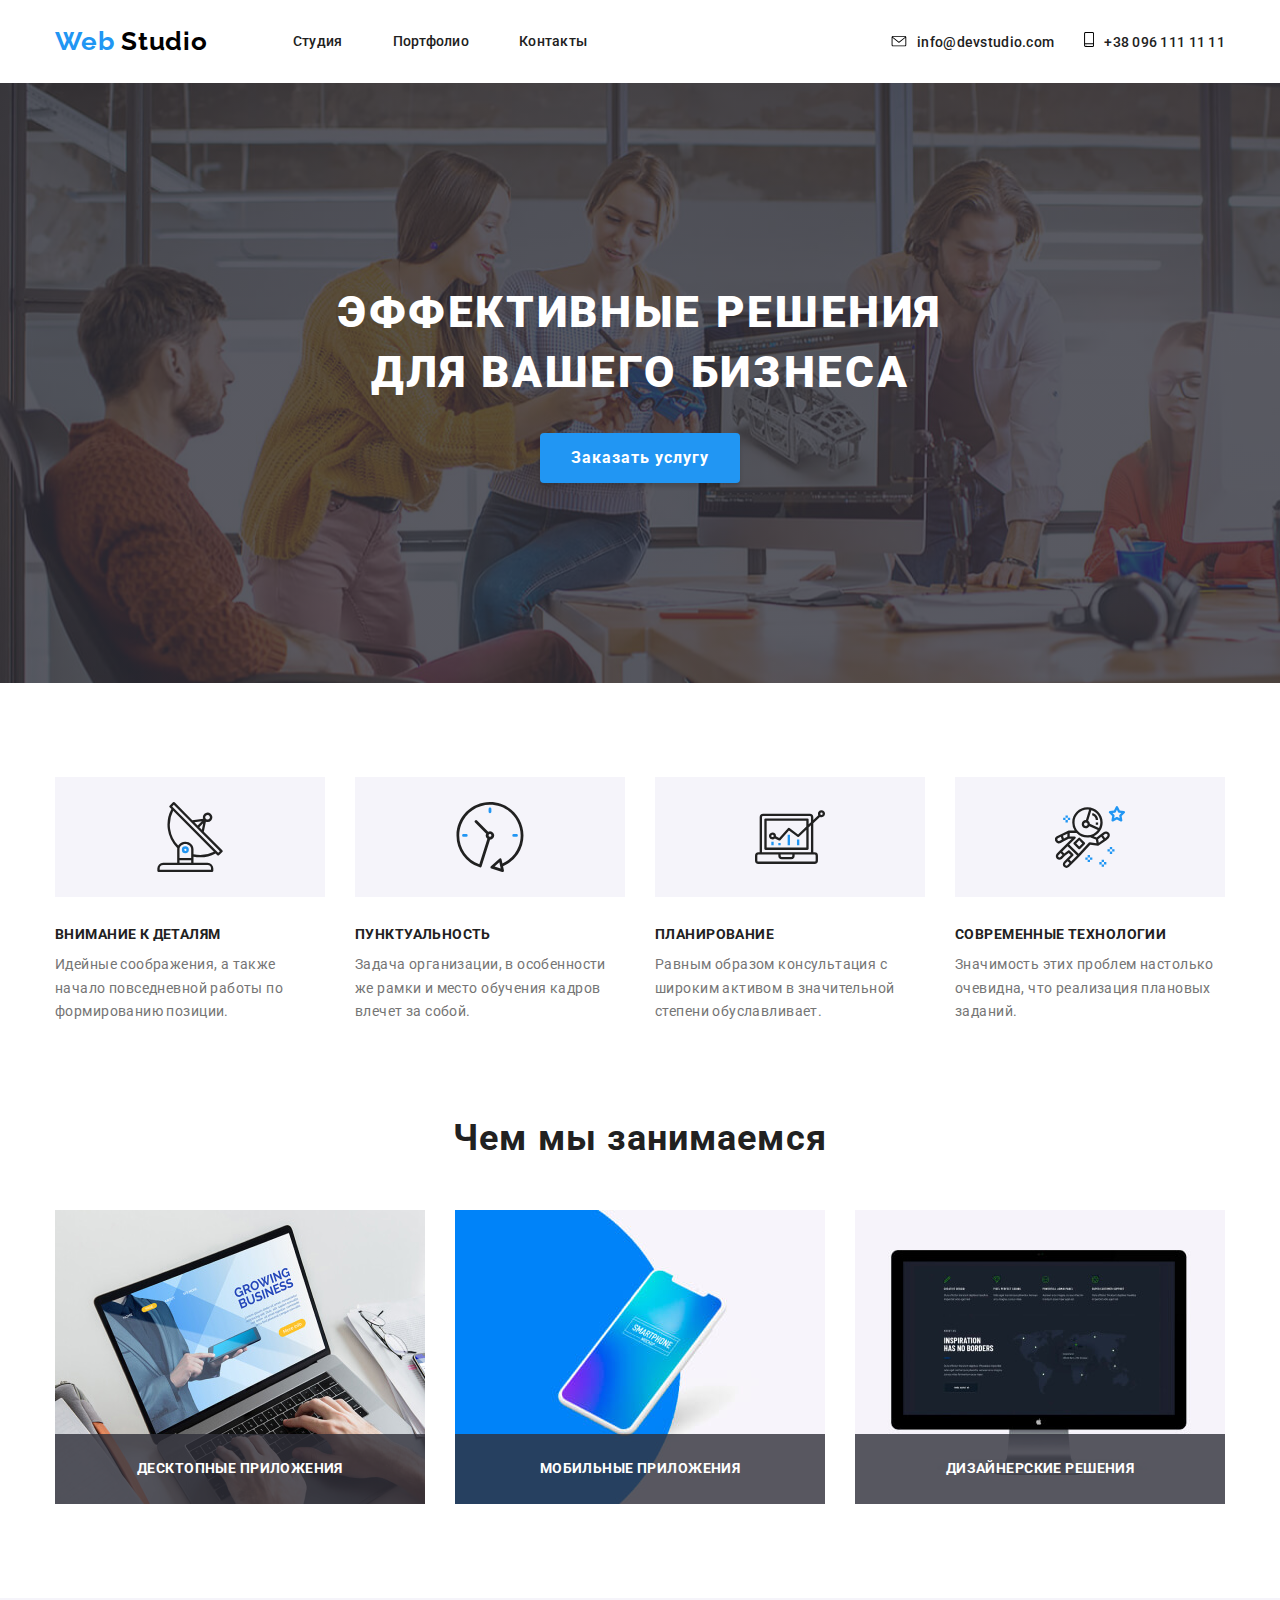
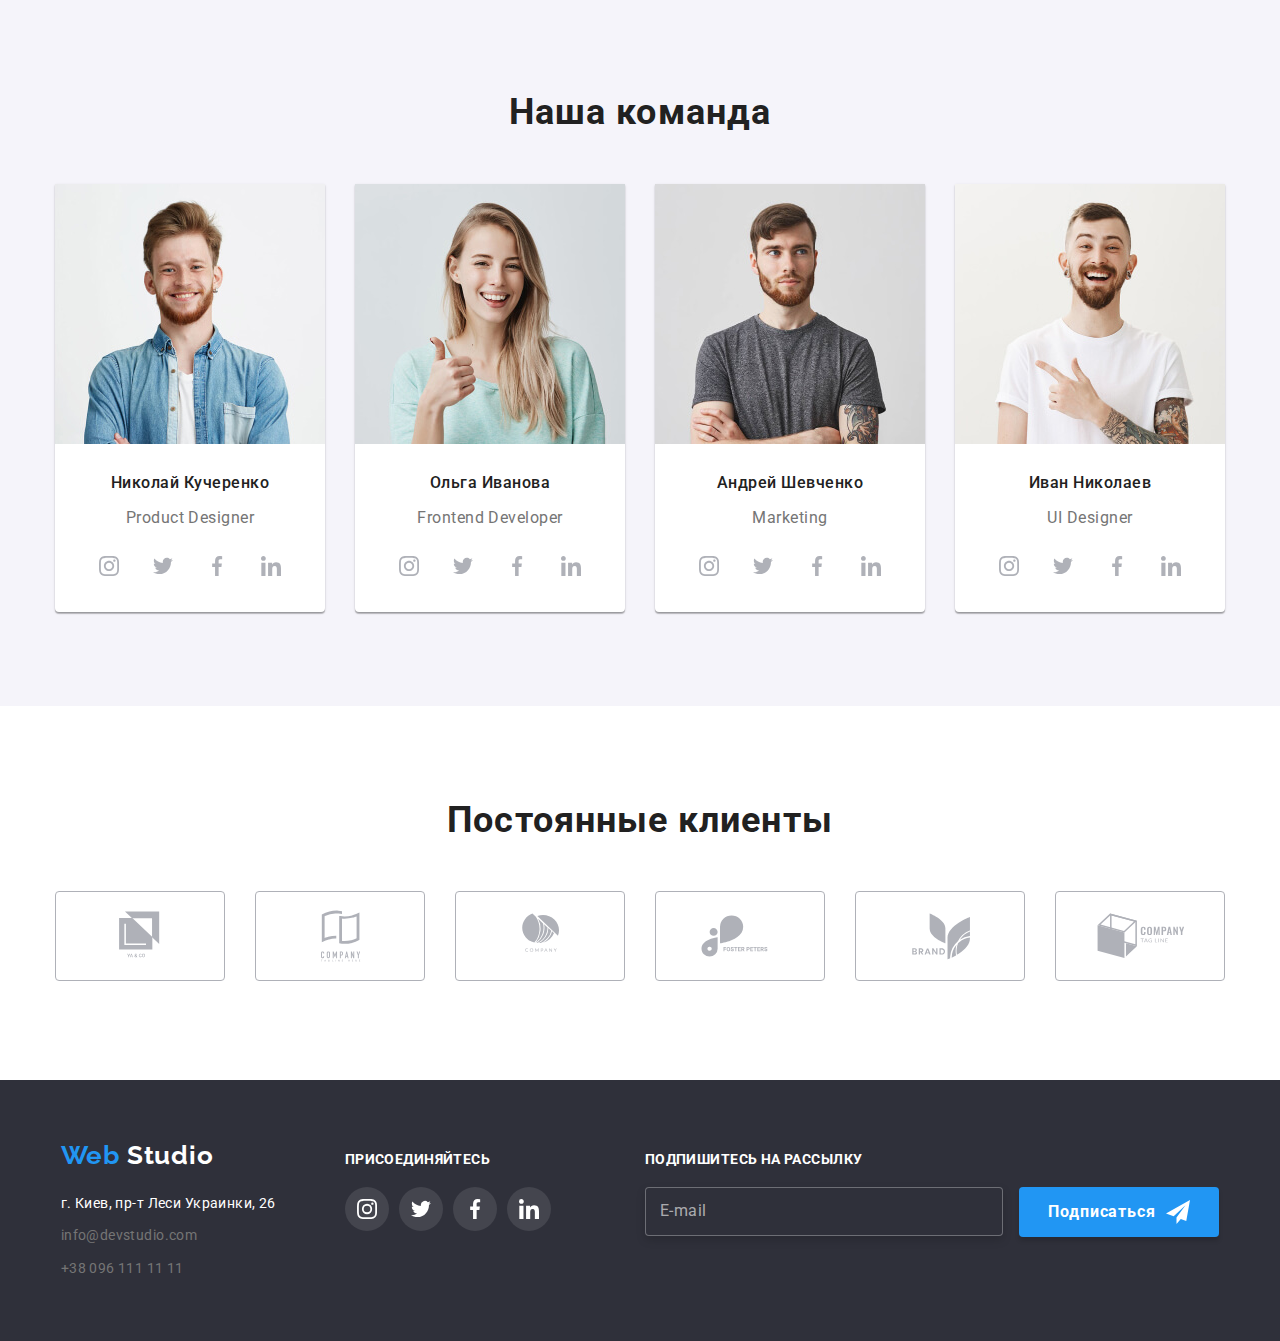
<file: index.html>
<!DOCTYPE html>
<html lang="ru">
  <head>
    <meta charset="UTF-8" />
    <meta name="viewport" content="width=device-width, initial-scale=1.0" />
    <title>Web Studio</title>
    <link rel="stylesheet" href="./style.css" />
    <link rel="stylesheet" href="./Normalize.css" />
    <link href="https://fonts.googleapis.com/css2?family=Roboto:wght@400;500;700;900&display=swap" rel="stylesheet">
    <link
      href="https://fonts.googleapis.com/css2?family=Raleway:wght@700&display=swap"
      rel="stylesheet"
    />
  </head>
  <body>
    <div class="wrapper">
    <!-- Оглавление -->
    <header class="header">
      <div class="header-section">
        <nav class="navigation-address">
          <a class="logo-header link" href="./index.html"
          ><span class="word-blue">Web</span
          > <span class="word-black">Studio</span></a
          >
        <ul class="nav-menu">
          <li class="nav-menu-item">
            <a class="nav-menu-link link" href="./index.html">Студия</a>
          </li>
          <li class="nav-menu-item">
            <a class="nav-menu-link link" href="./portfolio.html">Портфолио</a>
          </li>
          <li class="nav-menu-item">
            <a class="nav-menu-link link" href="#">Контакты</a>
          </li>
        </ul>
      <address class="address-header">
        <a class="header-mail link" href="mailto:info@devstudio.com">
         <svg class="svg-icon-header" width="16" height="11">
            <use href="./sprite.svg#icon-envelopehover"></use>
          </svg>info@devstudio.com</a>
        <a class="header-tel link" href="tel:+380961111111">        
        <svg class="svg-icon-header" width="10" height="15">
          <use href="./sprite.svg#icon-smartphone"></use>
        </svg>+38 096 111 11 11</a>
      </address>
      </nav>
    </div>
    </header>
    <!-- Главная -->
    <main>
      <!-- HERO секция -->
      <section class="hero-section" >
        <div class="section">
          <h1 class="main-header">
            Эффективные решения<br>для вашего бизнеса
          </h1>
          <button class="modal-button" data-modal-open>Заказать услугу</button>
          <div class="backdrop is-hidden" data-modal>
            <div class="modal">
              <button class="modal_close_btn" data-modal-close><svg class="close-modal"><use href="./sprite.svg#icon-close-black"></use></svg></button>
              <p class="modal-text">Оставьте свои данные, мы вам перезвоним</p>
                <form class="form" autocomplete="off">
                    <label class="form-field">
                      <input class="form-input" type="text" name="name" placeholder=" " required/>
                      <span class="form-label">Имя</span>
                      <svg class="svg-icon-form"><use href="./sprite.svg#icon-personblack"></use></svg>
                    </label>
                    
                    <label class="form-field">
                      <input class="form-input" type="tel" name="tel" placeholder=" " required/>
                      <span class="form-label">Телефон</span>
                      <svg class="svg-icon-form"><use href="./sprite.svg#icon-phoneblack"></use></svg>                      
                    </label>

                    <label class="form-field">
                      <input class="form-input" type="mail" name="mail" placeholder=" " required/>
                      <span class="form-label">Почта</span>
                      <svg class="svg-icon-form"><use href="./sprite.svg#icon-emailblack"></use></svg>
                    </label>

                    <label class="form-field comment">
                      <textarea class="form-input-textarea" name="comment" placeholder=" " required></textarea>      
                      <span class="form-label-textarea">Коментарий</span>             
                    </label>
                    <div class="check-container">
                      <label class="check option">
                        <input class="check_input" type="checkbox">
                        <span class="check_box"></span>
                        <span class="check_box_text">Соглашаюсь с рассылкой и принимаю <a class="form-color-link" href="#">Условия договора</a></span> 
                      </label>
                    </div>
                    <button class="modal-button send" type="submit">Отправить</button>
                </form>
            </div>
          </div>
        </div>
      </section>
      <!-- Cекция "Особенности" -->
      <section class="section-features">
        <div class="section">
        <h2 hidden>Особенности</h2>
        <ul class="features-list list">
          <li class="items-features ">
            <div class="features-img-background">
              <svg class="features-img">
                <use href="./sprite.svg#icon-antenna"></use>
              </svg>
            </div>
            <h3 class="features-list-headers">Внимание к деталям</h3>
            <p class="features-description">
              Идейные соображения, а также начало повседневной работы по
              формированию позиции.
            </p>
          </li>
          <li class="items-features">
            <div class="features-img-background">
              <svg class="features-img">
                <use href="./sprite.svg#icon-clock"></use>
              </svg>
            </div>
            <h3 class="features-list-headers">Пунктуальность</h3>
            <p class="features-description">
              Задача организации, в особенности же рамки и место обучения кадров
              влечет за собой.
            </p>
          </li>
          <li class="items-features">
            <div class="features-img-background">
              <svg class="features-img">
                <use href="./sprite.svg#icon-diagram"></use>
              </svg>
            </div>
            <h3 class="features-list-headers">Планирование</h3>
            <p class="features-description">
              Равным образом консультация с широким активом в значительной
              степени обуславливает.
            </p>
          </li>
          <li class="items-features">
            <div class="features-img-background">
              <svg class="features-img">
                <use href="./sprite.svg#icon-astronaut"></use>
              </svg>
            </div>
            <h3 class="features-list-headers">Современные технологии</h3>
            <p class="features-description">
              Значимость этих проблем настолько очевидна, что реализация
              плановых заданий.
            </p>
          </li>
        </ul>
        </div>
      </section>
      <!-- Секция "Чем мы занимаемся" -->
      <section class="section-work">
        <div class="section">
        <h2 class="chapter">Чем мы занимаемся</h2>
        <ul class="work-list list">
          <li class="items-work">
            <img
              src="./img/3What_are_we_doing/1.jpg"
              alt="Десктоп"
              width="370"
              height="294"
            />
            <p class="work-description">Десктопные приложения</p>
          </li>
          <li class="items-work">
            <img
              src="./img/3What_are_we_doing/2.jpg"
              alt="Мобильный"
              width="370"
              height="294"
            />
            <p class="work-description">Мобильные приложения</p>
          </li>
          <li class="items-work">
            <img
              src="./img/3What_are_we_doing/3.jpg"
              alt="Дизайн"
              width="370"
              height="294"
            />
            <p class="work-description">Дизайнерские решения</p>
          </li>
        </ul>
        </div>
      </section>
      <!-- Секция "Наша команда" -->
      <section class="section-our-team">
        <div class="section">
        <h2 class="chapter">Наша команда</h2>
        <ul class="our-team-list list">
          <li class="items-our">
            <img class="img-team-member"
              src="./img/4Our_team/Nikolaj.jpg"
              alt="Николай"
              width="270"
              height="260"
            />
            <h3 class="name">Николай Кучеренко</h3>
            <p class="occupation-description" lang="en">Product Designer</p>
            <ul class="team-member">
              <li class="svg-icon">
                <a class="social-networks-link"
                  href="https://www.instagram.com/"
                  aria-label="иконка интстаграм"
                  ><svg class="social-networks-svg"><use href="./sprite.svg#icon-instagram"></use></svg></a>
              </li>
              <li class="svg-icon">
                <a class="social-networks-link" 
                href="https://twitter.com/" 
                aria-label="иконка твитер"
                  ><svg class="social-networks-svg"><use href="./sprite.svg#icon-twitter"></use></svg></a>
              </li>
              <li class="svg-icon">
                <a class="social-networks-link" href="https://www.facebook.com/" aria-label="иконка фейсбук"
                  ><svg class="social-networks-svg"><use href="./sprite.svg#icon-facebook"></use></svg></a>
              </li>
              <li class="svg-icon">
                <a class="social-networks-link" href="https://www.linkedin.com/" aria-label="иконка линкедин"
                  ><svg class="social-networks-svg"><use href="./sprite.svg#icon-linkedin"></use></svg></a>
              </li>
            </ul>
          </li>
          <li class="items-our">
            <img class="img-team-member"
              src="./img/4Our_team/Olga.jpg"
              alt="Ольга"
              width="270"
              height="260"
            />
            <h3 class="name">Ольга Иванова</h3>
            <p class="occupation-description" lang="en">Frontend Developer</p>
            <ul class="team-member">
              <li class="svg-icon">
                <a class="social-networks-link"
                  href="https://www.instagram.com/"
                  aria-label="иконка интстаграм"
                  ><svg class="social-networks-svg"><use href="./sprite.svg#icon-instagram"></use></svg></a>
              </li>
              <li class="svg-icon">
                <a class="social-networks-link" href="https://twitter.com/" aria-label="иконка твитер"
                  ><svg class="social-networks-svg"><use href="./sprite.svg#icon-twitter"></use></svg></a>
              </li>
              <li class="svg-icon">
                <a class="social-networks-link" href="https://www.facebook.com/" aria-label="иконка фейсбук"
                  ><svg class="social-networks-svg"><use href="./sprite.svg#icon-facebook"></use></svg></a>
              </li>
              <li class="svg-icon">
                <a class="social-networks-link" href="https://www.linkedin.com/" aria-label="иконка линкедин"
                  ><svg class="social-networks-svg"><use href="./sprite.svg#icon-linkedin"></use></svg></a>
              </li>
            </ul>
          </li>
          <li class="items-our">
            <img class="img-team-member"
              src="./img/4Our_team/Andrew.jpg"
              alt="Андрей"
              width="270"
              height="260"
            />
            <h3 class="name">Андрей Шевченко</h3>
            <p class="occupation-description" lang="en">Marketing</p>
            <ul class="team-member">
              <li class="svg-icon">
                <a class="social-networks-link"
                  href="https://www.instagram.com/"
                  aria-label="иконка интстаграм"
                  ><svg class="social-networks-svg"><use href="./sprite.svg#icon-instagram"></use></svg></a>
              </li>
              <li class="svg-icon">
                <a class="social-networks-link" href="https://twitter.com/" aria-label="иконка твитер"
                  ><svg class="social-networks-svg"><use href="./sprite.svg#icon-twitter"></use></svg></a>
              </li>
              <li class="svg-icon">
                <a class="social-networks-link" href="https://www.facebook.com/" aria-label="иконка фейсбук"
                  ><svg class="social-networks-svg"><use href="./sprite.svg#icon-facebook"></use></svg></a>
              </li>
              <li class="svg-icon">
                <a class="social-networks-link" href="https://www.linkedin.com/" aria-label="иконка линкедин"
                  ><svg class="social-networks-svg"><use href="./sprite.svg#icon-linkedin"></use></svg></a>
              </li>
            </ul>
          </li>
          <li class="items-our">
            <img class="img-team-member"
              src="./img/4Our_team/Ivan.jpg"
              alt="Иван"
              width="270"
              height="260"
            />
            <h3 class="name">Иван Николаев</h3>
            <p class="occupation-description" lang="en">UI Designer</p>
            <ul class="team-member">
              <li class="svg-icon">
                <a class="social-networks-link"
                  href="https://www.instagram.com/"
                  aria-label="иконка интстаграм"
                  ><svg class="social-networks-svg"><use href="./sprite.svg#icon-instagram"></use></svg></a>
              </li>
              <li class="svg-icon">
                <a class="social-networks-link" href="https://twitter.com/" aria-label="иконка твитер"
                  ><svg class="social-networks-svg"><use href="./sprite.svg#icon-twitter"></use></svg></a>
              </li>
              <li class="svg-icon">
                <a class="social-networks-link" href="https://www.facebook.com/" aria-label="иконка фейсбук"
                  ><svg class="social-networks-svg"><use href="./sprite.svg#icon-facebook"></use></svg></a>
              </li>
              <li class="svg-icon">
                <a class="social-networks-link" href="https://www.linkedin.com/" aria-label="иконка линкедин"
                  ><svg class="social-networks-svg"><use href="./sprite.svg#icon-linkedin"></use></svg></a>
              </li>
            </ul>
          </li>
        </ul>
        </div>
      </section>
      <!-- Секция "Постоянные клиенты" -->
      <section class="sections-customers">
        <div class="section">
        <h2 class="chapter">Постоянные клиенты</h2>
        <ul class="customer-list list">
          <li class="items-customer">
            <a href="#"
              ><svg class="items-customer-logo" width="170" height="90"><use href="./sprite.svg#icon-Client1"></use></svg></a>
          </li>
          <li class="items-customer">
            <a href="#"
              ><svg class="items-customer-logo" width="170" height="90"><use href="./sprite.svg#icon-Client2"></use></svg></a>
          </li>
          <li class="items-customer">
            <a href="#"
              ><svg class="items-customer-logo" width="170" height="90"><use href="./sprite.svg#icon-Client3"></use></svg></a>
          </li>
          <li class="items-customer">
            <a href="#"
              ><svg class="items-customer-logo" width="170" height="90"><use href="./sprite.svg#icon-Client4"></use></svg></a>
          </li>
          <li class="items-customer">
            <a href="#"
              ><svg class="items-customer-logo" width="170" height="90"><use href="./sprite.svg#icon-Client5"></use></svg></a>
          </li>
          <li class="items-customer">
            <a href="#"
              ><svg class="items-customer-logo" width="170" height="90"><use href="./sprite.svg#icon-Client6"></use></svg></a>
          </li>
        </ul>
        </div>
      </section>
    </main>
    <!-- Подвал -->
    <footer class="footer">
      <div class="footer-section">
      <div class="footer-adress-container">
        <a class="logo-footer link" href="./index.html"
          ><span class="word-blue">Web</span
          > <span class="word-white">Studio</span></a
        >
        <address>
          <ul class="address-footer">
            <li><a
              class="footer-map link"
              href="https://goo.gl/maps/sK2XC8ctWBCpQ46D7"
              >г. Киев, пр-т Леси Украинки, 26</a
            ></li>
            <li><a class="footer-mail link" href="mailto:info@devstudio.com"
              >info@devstudio.com</a
            ></li>
            <li><a class="footer-tel link" href="tel:+380961111111"
              >+38 096 111 11 11</a
            ></li>
          </ul>
        </address>
      </div>
      <div class="join-in-container">
        <b class="join-in">присоединяйтесь</b>
        <ul class="social-networks">
          <li class="svg-icon">
            <a class="footer-svg-link" href="https://www.instagram.com/" aria-label="иконка интстаграм"
              ><svg class="footer-svg-icon"><use href="./sprite.svg#icon-instagramwhite"></use></svg></a>
          </li>
          <li class="svg-icon">
            <a class="footer-svg-link" href="https://twitter.com/" aria-label="иконка твитер"
              ><svg class="footer-svg-icon"><use href="./sprite.svg#icon-twitterwhite"></use></svg></a>
          </li>
          <li class="svg-icon">
            <a class="footer-svg-link" href="https://www.facebook.com/" aria-label="иконка фейсбук"
              ><svg class="footer-svg-icon"><use href="./sprite.svg#icon-facebookwhite"></use></svg></a>
          </li>
          <li class="svg-icon">
            <a class="footer-svg-link" href="https://www.linkedin.com/" aria-label="иконка линкедин"
              ><svg class="footer-svg-icon"><use href="./sprite.svg#icon-linkedinwhite"></use></svg></a>
          </li>
        </ul>
      </div>
      <div>
        <b class="subscribe">Подпишитесь на рассылку</b>
        <form class="form_footer">
          <label class="footer-label">
            <input class="inputtext" placeholder=" " type="email" name="email" autocomplete="off" required>
            <span class="text_email_footer">E-mail</span>
            <a class="modal-button-footer link" href="#">Подписаться<svg class="footer-svg" width="24" height="24"><use href="./sprite.svg#icon-icon"></use></svg></a>
          </label>
        </form>
      </div>
    </div>
    </footer>
  </div>
  <script src="./js/modal.js"></script>
  </body>
</html>
</file>
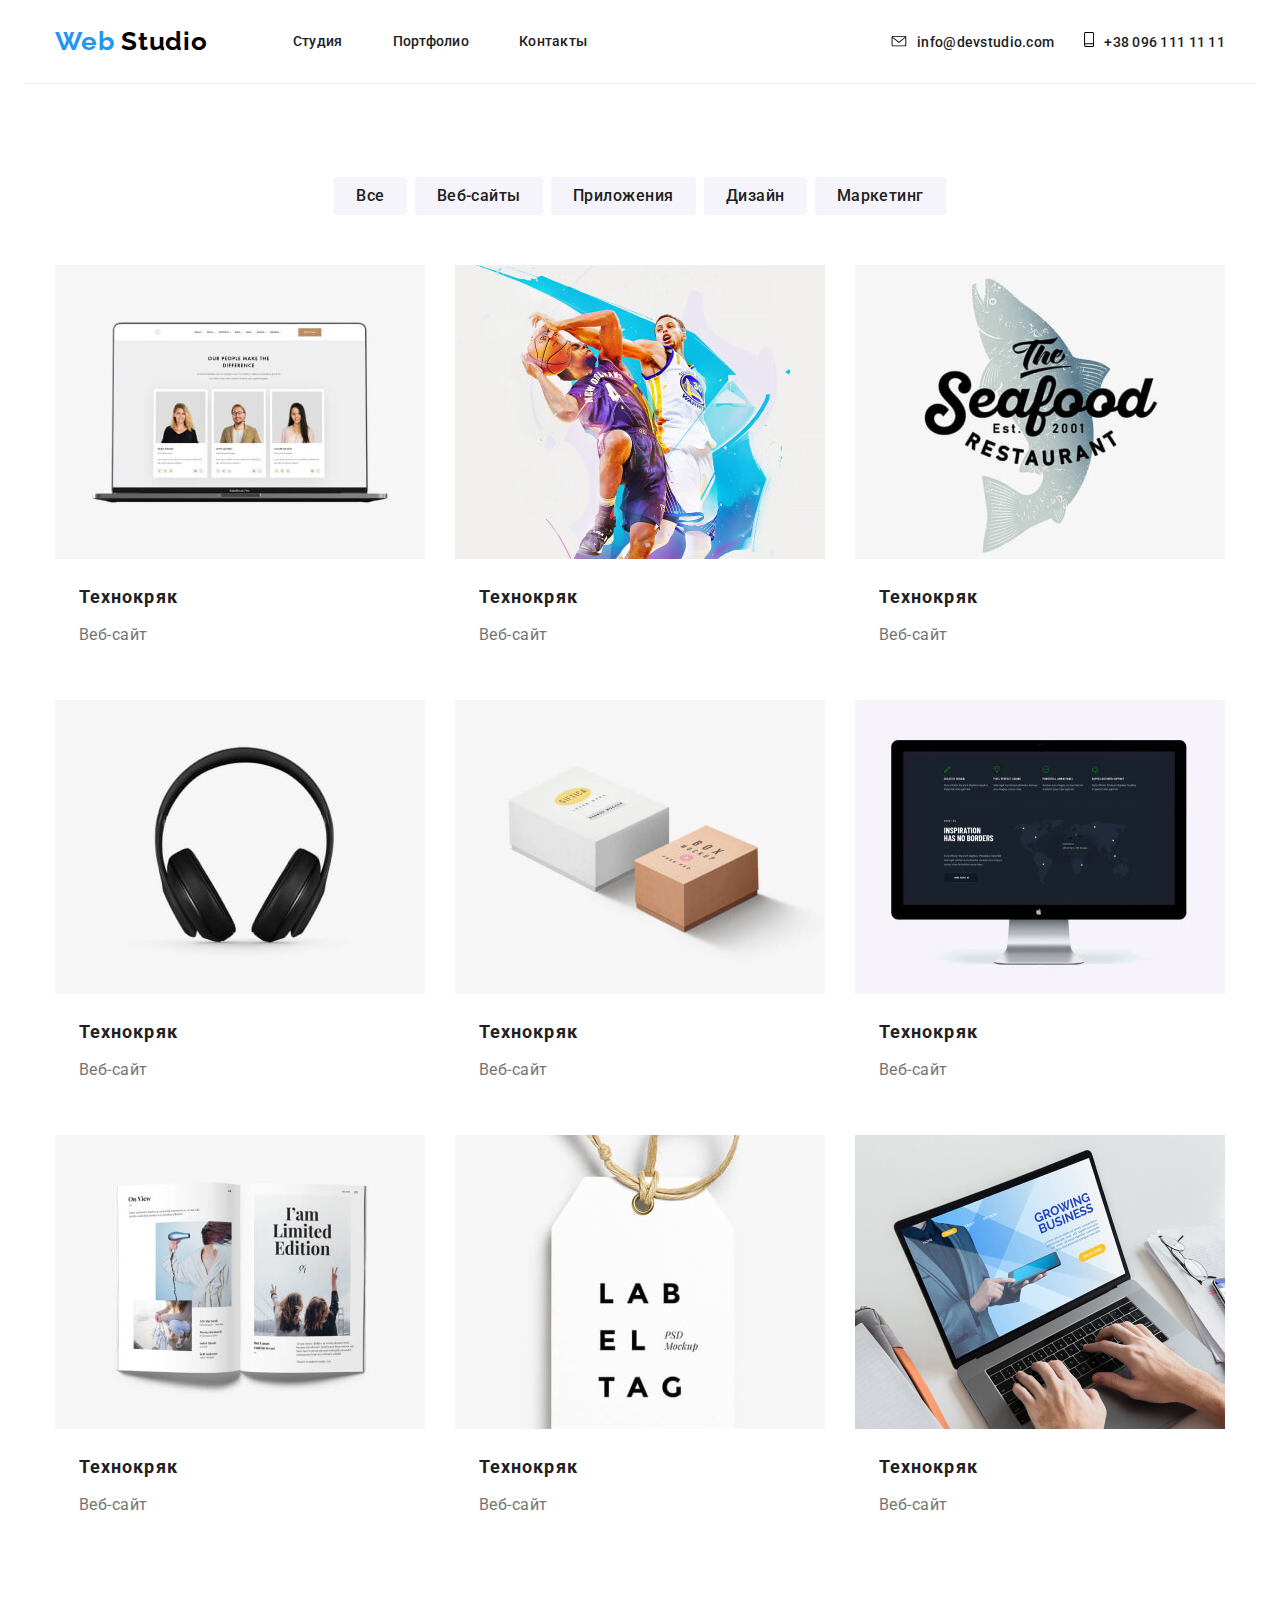
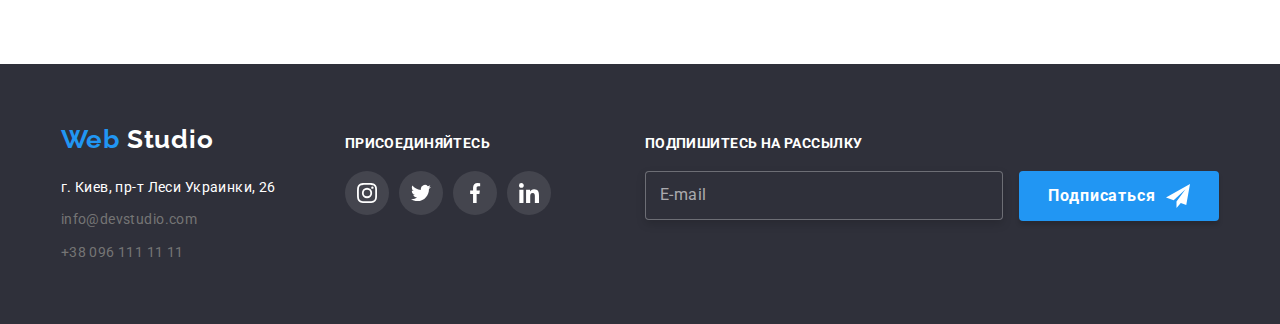
<file: portfolio.html>
<!DOCTYPE html>
<html lang="ru">
  <head>
    <meta charset="UTF-8" />
    <meta name="viewport" content="width=device-width, initial-scale=1.0" />
    <title>Portfolio</title>
    <link rel="stylesheet" href="./style.css">
    <link rel="stylesheet" href="./Normalize.css">
    <link href="https://fonts.googleapis.com/css2?family=Roboto:wght@400;500;700;900&display=swap" rel="stylesheet">
    <link href="https://fonts.googleapis.com/css2?family=Raleway:wght@700&display=swap" rel="stylesheet">
  </head>
  <body>
    <div class="wrapper">
    <!-- Оглавление --> 
    <header class="header">
      <div class="header-section header-section-portfolio">
        <nav class="navigation-address">
          <a class="logo-header link" href="./index.html"
          ><span class="word-blue">Web</span
          > <span class="word-black">Studio</span></a
          >
        <ul class="nav-menu">
          <li class="nav-menu-item">
            <a class="nav-menu-link link" href="./index.html">Студия</a>
          </li>
          <li class="nav-menu-item">
            <a class="nav-menu-link link" href="./portfolio.html">Портфолио</a>
          </li>
          <li class="nav-menu-item">
            <a class="nav-menu-link link" href="#">Контакты</a>
          </li>
        </ul>
      <address class="address-header">
        <a class="header-mail link" href="mailto:info@devstudio.com">
        <svg class="svg-icon-header" width="16" height="11">
          <use href="./sprite.svg#icon-envelopehover"></use>
        </svg>info@devstudio.com</a>
        <a class="header-tel link" href="tel:+380961111111">        
        <svg class="svg-icon-header" width="10" height="15">
          <use href="./sprite.svg#icon-smartphone"></use>
        </svg>+38 096 111 11 11</a>
      </address>
      </nav>
    </div>
    </header>
    <!-- Главный блок -->
    <main class="main-portfolio">
      <div class="main-section">
      <nav class="filter">
        <ul class="filter-list list">
          <li class="filter-list-item">
            <button class="filter-list-button">Все</button>
          </li>
          <li class="filter-list-item">
            <button class="filter-list-button">Веб-сайты</button>
          </li>
          <li class="filter-list-item">
            <button class="filter-list-button">Приложения</button>
          </li>
          <li class="filter-list-item">
            <button class="filter-list-button">Дизайн</button>
          </li>
          <li class="filter-list-item">
            <button class="filter-list-button">Маркетинг</button>
          </li>
        </ul>
      </nav>
      <ul class="main-list-portfolio list">
        <li class="list-item">
          <a class="item link" href="#">
            <div class="item-img">
                <img src="./img/Portfolio/./1i.jpg" alt="синий квадрат">
              <div class="image-hover-effect">
                <p class="main-list-hover">Технокряк это современная площадка распространения коронавируса. Компании используют эту платформу для цифрового шпионажа и атак на защищённые сервера конкурентов.</p>
              </div>
            </div>
          <div class="main-list-item">
            <h2 class="main-list-header">Технокряк</h2>
            <p class="main-list-description">Веб-сайт</p>
          </div>
          </a>
        </li>
        <li class="list-item">
          <a class="item link" href="#">
            <div class="item-img">
                <img src="./img/Portfolio/./2i.jpg" alt="синий квадрат">
              <div class="image-hover-effect">
                <p class="main-list-hover">Технокряк это современная площадка распространения коронавируса. Компании используют эту платформу для цифрового шпионажа и атак на защищённые сервера конкурентов.</p>
              </div>
            </div>
          <div class="main-list-item">
            <h2 class="main-list-header">Технокряк</h2>
            <p class="main-list-description">Веб-сайт</p>
          </div>
          </a>
        </li>
        <li class="list-item">
          <a class="item link" href="#">
            <div class="item-img">
                <img src="./img/Portfolio/./3i.jpg" alt="синий квадрат">
              <div class="image-hover-effect">
                <p class="main-list-hover">Технокряк это современная площадка распространения коронавируса. Компании используют эту платформу для цифрового шпионажа и атак на защищённые сервера конкурентов.</p>
              </div>
            </div>
          <div class="main-list-item">
            <h2 class="main-list-header">Технокряк</h2>
            <p class="main-list-description">Веб-сайт</p>
          </div>
          </a>
        </li>
        <li class="list-item">
          <a class="item link" href="#">
            <div class="item-img">
                <img src="./img/Portfolio/./4i.jpg" alt="синий квадрат">
              <div class="image-hover-effect">
                <p class="main-list-hover">Технокряк это современная площадка распространения коронавируса. Компании используют эту платформу для цифрового шпионажа и атак на защищённые сервера конкурентов.</p>
              </div>
            </div>
          <div class="main-list-item">
            <h2 class="main-list-header">Технокряк</h2>
            <p class="main-list-description">Веб-сайт</p>
          </div>
          </a>
        </li>
        <li class="list-item">
          <a class="item link" href="#">
            <div class="item-img">
                <img src="./img/Portfolio/./5i.jpg" alt="синий квадрат">
              <div class="image-hover-effect">
                <p class="main-list-hover">Технокряк это современная площадка распространения коронавируса. Компании используют эту платформу для цифрового шпионажа и атак на защищённые сервера конкурентов.</p>
              </div>
            </div>
          <div class="main-list-item">
            <h2 class="main-list-header">Технокряк</h2>
            <p class="main-list-description">Веб-сайт</p>
          </div>
          </a>
        </li>
        <li class="list-item">
          <a class="item link" href="#">
            <div class="item-img">
                <img src="./img/Portfolio/./6i.jpg" alt="синий квадрат">
              <div class="image-hover-effect">
                <p class="main-list-hover">Технокряк это современная площадка распространения коронавируса. Компании используют эту платформу для цифрового шпионажа и атак на защищённые сервера конкурентов.</p>
              </div>
            </div>
          <div class="main-list-item">
            <h2 class="main-list-header">Технокряк</h2>
            <p class="main-list-description">Веб-сайт</p>
          </div>
          </a>
        </li>
        <li class="list-item">
          <a class="item link" href="#">
            <div class="item-img">
                <img src="./img/Portfolio/./7i.jpg" alt="синий квадрат">
              <div class="image-hover-effect">
                <p class="main-list-hover">Технокряк это современная площадка распространения коронавируса. Компании используют эту платформу для цифрового шпионажа и атак на защищённые сервера конкурентов.</p>
              </div>
            </div>
          <div class="main-list-item">
            <h2 class="main-list-header">Технокряк</h2>
            <p class="main-list-description">Веб-сайт</p>
          </div>
          </a>
        </li>
        <li class="list-item">
          <a class="item link" href="#">
            <div class="item-img">
                <img src="./img/Portfolio/./8i.jpg" alt="синий квадрат">
              <div class="image-hover-effect">
                <p class="main-list-hover">Технокряк это современная площадка распространения коронавируса. Компании используют эту платформу для цифрового шпионажа и атак на защищённые сервера конкурентов.</p>
              </div>
            </div>
          <div class="main-list-item">
            <h2 class="main-list-header">Технокряк</h2>
            <p class="main-list-description">Веб-сайт</p>
          </div>
          </a>
        </li>
        <li class="list-item">
          <a class="item link" href="#">
            <div class="item-img">
                <img src="./img/Portfolio/./9i.jpg" alt="синий квадрат">
              <div class="image-hover-effect">
                <p class="main-list-hover">Технокряк это современная площадка распространения коронавируса. Компании используют эту платформу для цифрового шпионажа и атак на защищённые сервера конкурентов.</p>
              </div>
            </div>
          <div class="main-list-item">
            <h2 class="main-list-header">Технокряк</h2>
            <p class="main-list-description">Веб-сайт</p>
          </div>
          </a>
        </li>
      </ul>
    </div>
    </main>
        <!-- Подвал -->
        <footer class="footer">
          <div class="footer-section">
          <div class="footer-adress-container">
            <a class="logo-footer link" href="./index.html"
              ><span class="word-blue">Web</span
              > <span class="word-white">Studio</span></a
            >
            <address>
              <ul class="address-footer">
                <li><a
                  class="footer-map link"
                  href="https://goo.gl/maps/sK2XC8ctWBCpQ46D7"
                  >г. Киев, пр-т Леси Украинки, 26</a
                ></li>
                <li><a class="footer-mail link" href="mailto:info@devstudio.com"
                  >info@devstudio.com</a
                ></li>
                <li><a class="footer-tel link" href="tel:+380961111111"
                  >+38 096 111 11 11</a
                ></li>
              </ul>
            </address>
          </div>
          <div class="join-in-container">
            <b class="join-in">присоединяйтесь</b>
            <ul class="social-networks">
              <li class="svg-icon">
                <a class="footer-svg-link" href="https://www.instagram.com/" aria-label="иконка интстаграм"
                  ><svg class="footer-svg-icon"><use href="./sprite.svg#icon-instagramwhite"></use></svg></a>
              </li>
              <li class="svg-icon">
                <a class="footer-svg-link" href="https://twitter.com/" aria-label="иконка твитер"
                  ><svg class="footer-svg-icon"><use href="./sprite.svg#icon-twitterwhite"></use></svg></a>
              </li>
              <li class="svg-icon">
                <a class="footer-svg-link" href="https://www.facebook.com/" aria-label="иконка фейсбук"
                  ><svg class="footer-svg-icon"><use href="./sprite.svg#icon-facebookwhite"></use></svg></a>
              </li>
              <li class="svg-icon">
                <a class="footer-svg-link" href="https://www.linkedin.com/" aria-label="иконка линкедин"
                  ><svg class="footer-svg-icon"><use href="./sprite.svg#icon-linkedinwhite"></use></svg></a>
              </li>
            </ul>
          </div>
          <div>
            <b class="subscribe">Подпишитесь на рассылку</b>
            <form class="form_footer">
              <label class="footer-label">
                <input class="inputtext" placeholder=" " type="email" name="email" autocomplete="off" required>
                <span class="text_email_footer">E-mail</span>
                <a class="modal-button-footer link" href="#">Подписаться<svg class="footer-svg" width="24" height="24"><use href="./sprite.svg#icon-icon"></use></svg></a>
              </label>
            </form>
          </div>
        </div>
        </footer>
      </div>
  </body>
</html>
</file>
<file: style.css>
.wrapper {
    max-width: 1600px;
    background-color: #FFFFFF;
    font-family: 'Roboto', sans-serif;
    margin: 0 auto; 
}

.section {
    width: 1200px;
    padding-left: 15px;
    padding-right: 15px;
    margin-left: auto;
    margin-right: auto;
}

ul {
    list-style: none;
    padding: 0;
    margin: 0;
    display: flex;
    justify-content: center;
}

h3,
p {
    margin-top: 0;
}

img {
    display: block;
}

/* Шапка */

.header-section {
    width: 1200px;
    padding-left: 15px;
    padding-right: 15px;
    margin-left: auto;
    margin-right: auto;
}

.logo-header {
    margin-right: 85px;
    padding: 24px 0px 25px 0px;
    font-family: Raleway;
    font-style: normal;
    font-weight: bold;
    font-size: 26px;
    line-height: 1.19;
    letter-spacing: 0.03em;
}

.word-blue {
    color: #2196F3;;
}

.word-black {
    color: #000000;
}

.navigation-address {
    display: flex;
    align-items: center;
    padding-left: 15px;
    padding-right: 15px;
}

.nav-menu {
    display: flex;
    margin-right: auto;
    justify-content: center;
    position: relative;
}

.nav-menu-item {
    position: relative;
}

.nav-menu-item:not(:last-child) {
    margin-right: 50px;
}

.nav-menu-link {
    padding: 32px 0px;    
}

.link {
    text-decoration: none;
}

.header-mail,
.header-tel {
    color: #757575;
}

.nav-menu-link:hover,
.nav-menu-link:focus {
    color: #2196F3;
   transition: 250ms cubic-bezier(0.4, 0, 0.2, 1);  
}

.nav-menu-link::after {
    position: absolute;
    display: block;
    width: 100%;
    height: 4px;
    margin-top: 28px;
    content: "";
    margin-left: auto;
    margin-right: auto;
    border-radius: 2px;
    transform: scaleX(0);
}

.nav-menu-link:hover::after {
    background: #2196F3;
    transition: transform 250ms cubic-bezier(0.4, 0, 0.2, 1);
    transform: scaleX(1);
}

.address-header {
    display: inline-flex;
    text-align: center;
    align-items: baseline;
    line-height: 16px;
    font-family: 'Roboto', sans-serif;
    font-style: normal;
}

.header-mail {
    margin-right: 30px;
    padding: 32px 0px 32px 0px;    
}

.header-mail:hover,
.header-mail:focus,
.header-tel:hover,
.header-tel:focus {
    fill: #2196F3;
    color:#2196F3;
    transition: 250ms cubic-bezier(0.4, 0, 0.2, 1);
}

.header-tel {
    padding: 32px 0px 32px 0px;    
}

.svg-icon-header {
    margin-right: 10px;
}

.nav-menu-link,
.header-mail,
.header-tel {
    font-weight: 500;
    font-size: 14px;
    line-height: 1.14;
    letter-spacing: 0.02em;
    color: #212121;
}

/* Главная  */

/* HERO секция */

.hero-section {
    max-width: 1600px;
    padding: 200px 0px 200px 0px;
    text-align: center;
    margin-left: auto;
    margin-right: auto;
    background-size: cover;
    background-image: linear-gradient(
        to right,
        rgba(47, 48, 58, 0.8),
        rgba(47, 48, 58, 0.8)
        ),
    url("./img/1hero/Headerimg.jpg");
}

.main-header {
    margin-top: 0;
    margin-bottom: 30px;
    font-weight: 900;
    font-size: 44px;
    line-height: 1.36;
    letter-spacing: 0.06em;
    text-transform: uppercase;
    color: #FFFFFF;
    }

.modal-button {
    border-style: none;
    width: 200px;
    padding: 10px 0px;
    font-family: 'Roboto', sans-serif;
    font-weight: bold;
    font-size: 16px;
    line-height: 30px;
    letter-spacing: 0.06em;
    text-align: center;
    color: #FFFFFF;
    background: #2196F3;
    box-shadow: 0px 4px 4px rgba(0, 0, 0, 0.15);
    border-radius: 4px;
}

.backdrop {
    position: fixed;
    top: 0;
    left: 0;
    width: 100%;
    height: 100%;
    background-color:rgba(0, 0, 0, 0.2);
    opacity: 1;
    transition: opacity 250ms cubic-bezier(0.4, 0, 0.2, 1);
    z-index: 1;
}

.backdrop.is-hidden {
    opacity: 0;
    pointer-events: none;
    visibility: hidden;
}

.backdrop.is-hidden .modal {
    transform: translate(-50%, -50%) scale(0.5);
}

.modal {
    position: absolute;
    top: 50%;
    left: 50%;
    padding: 40px 0px;
    min-width: 528px;
    background-color: #fff;
    transform: translate(-50%, -50%) scale(1);
    transition: transform 250ms cubic-bezier(0.4, 0, 0.2, 1);
}

.modal_close_btn {
    position: absolute;
    top: 10px;
    right: 10px;
    width: 30px;
    height: 30px;
    border-radius: 50%;
    background-color: transparent;
    border:  1px solid rgba(33, 33, 33, 0.2);
    cursor: pointer;
}

.modal_close_btn:hover {
    fill: #2196F3;
    border:  1px solid #2196F3;
    transition: 250ms cubic-bezier(0.4, 0, 0.2, 1)
}
/* чтобы при нажатии не было черного квадратика */
.modal_close_btn:focus {
    outline: #FFFFFF;
}

.close-modal {
    position: absolute;
    top: 20%;
    right: 18%;
    width: 18px;
    height: 18px;
}

.modal-text {
    font-weight: bold;
    font-size: 20px;
    line-height: 23px;
    text-align: center;
    letter-spacing: 0.03em;
}

.form-field {
    position: relative;
    display: block;
    margin-bottom: 28px;
}

.form-label {
    position: absolute;
    top: 50%;
    left: 85px;
    transform: translateY(-50%);
    transition: transform 250ms linear;
    font-size: 14px;
    line-height: 16px;
    letter-spacing: 0.01em;
    color: #757575;
}

.form-input {
    width: 348px;
    margin: 0;
    padding: 12px 50px;
    background: #FFFFFF;
    border: 1px solid rgba(33, 33, 33, 0.2);
    border-radius: 4px;
}

.svg-icon-form {
    position: absolute;
    top: 30%;
    left: 58px;
    transition: translateY(-50%);
    display: inline-block;
    width: 18px;
    height: 18px;
}

.form-input:focus:required,
.form-input-textarea:focus:required {
    outline-color: #2196F3;
}

.form-field:focus-within > .svg-icon-form {
    fill: #2196F3;
}

.form-field:focus-within > .form-label {
    transform: translateY(-40px) translateX(-40px);
    padding-left: 10px;
    color: #2196F3;
    font-size: 12px;
}

.form-input:not(:placeholder-shown) + .form-label {
    transform: translateY(-40px) translateX(-40px);
    font-size: 12px;   
}

.comment {
    margin-bottom: 20px;
}

.form-label-textarea {
    position: absolute;
    top: 20px;
    left: 58px;
    transition: translateY(-50%);
    transition: transform 250ms linear;
    font-family: 'Roboto', sans-serif;
    font-size: 14px;
    line-height: 16px;
    letter-spacing: 0.01em;
    color: #757575;
}

textarea {
    padding: 10px;
    resize: none;
    width: 428px;
    height: 120px;
    border: 1px solid rgba(33, 33, 33, 0.2);
    border-radius: 4px;
}

.form-field:focus-within > .form-label-textarea {
    transform: translateY(-40px) translateX(-40px);
    padding-left: 30px;
    color: #2196F3;
    font-size: 12px;
}

.form-input-textarea:not(:placeholder-shown) + .form-label-textarea {
    transform: translateY(-40px) translateX(-40px);
    padding-left: 30px;
}

.form-color-link {
    color: #2196F3;    
}

.form-field-checkbox {
    margin-bottom: 30px;
}

.check-container {
    margin-bottom: 30px;
}

.option {
    display: inline-flex;
    margin-bottom: 0.25em;
  }
  
  .check {
    padding-left: 1.2em;
  }
  
  .check_box_text {
    font-size: 14px;
    letter-spacing: 0.03em;
    color: #757575;
  }

  .check_input {
    position: absolute;
    -webkit-appearance: none;
    -moz-appearance: none;
    appearance: none;
  }
  
  .check_box {
    position: absolute;
    margin-left: -1.2em;
    width: 1em;
    height: 1em;
    background-image: url("data:image/svg+xml,%3Csvg xmlns='http://www.w3.org/2000/svg' viewBox='0 0 20 20'%3E%3Crect x='3' y='3' width='14' height='14' fill='%23fff' stroke='%234a90e2' stroke-width='2' rx='2'/%3E%3C/svg%3E");
  
  }

  .check_input:checked + .check_box {
    background-image: url("data:image/svg+xml,%3Csvg xmlns='http://www.w3.org/2000/svg' viewBox='0 0 20 20'%3E%3Crect x='2' y='2' width='16' height='16' fill='%234A90E2' rx='3'/%3E%3Cpolyline fill='none' stroke='%23fff' stroke-width='3' points='5 9 9 13 15 6'/%3E%3C/svg%3E");
  }

.check_input:focus + .check_box {
    background-image: url("data:image/svg+xml,%3Csvg xmlns='http://www.w3.org/2000/svg' viewBox='0 0 20 20'%3E%3Crect width='20' height='20' fill='%237ed321' rx='4'/%3E%3Crect width='14' height='14' x='3' y='3' fill='%23fff' stroke='%234a90e2' stroke-width='2' rx='2'/%3E%3C/svg%3E");
}

.check_input:checked:focus + .check_box {
    background-image: url("data:image/svg+xml,%3Csvg xmlns='http://www.w3.org/2000/svg' viewBox='0 0 20 20'%3E%3Crect width='20' height='20' fill='%237ed321' rx='4'/%3E%3Crect width='16' height='16' x='2' y='2' fill='%234a90e2' rx='3'/%3E%3Cpolyline fill='none' stroke='%23fff' stroke-width='3' points='5 9 9 13 15 6'/%3E%3C/svg%3E");
}

/* Секции */

/* Cекция "Особенности" */

.section-features {
    justify-content: center;
    background-color: #ffffff;
    padding: 94px 0px 47px 0px;
}

.items-features {
    max-width: 270px;
    margin-right: 30px;
}

.items-features:last-child {
    margin-right: 0px;
}

.features-list-img {
    margin-bottom: 30px;
}

.features-img-background {
    position: relative;
    margin-bottom: 30px;
    width: 270px;
    height: 120px;
    background-color: #F5F4FA;
}

.features-img {
    position: absolute;
    top: 50%;
    left: 50%;
    transform: translate(-50%,-50%);
    width: 70px;
    height: 70px;
}

.features-list-headers {
    margin-bottom: 10px;
    font-weight: bold;
    font-size: 14px;
    line-height: 1.14;
    letter-spacing: 0.03em;
    text-transform: uppercase;
    color: #212121;
}

.features-description {
    margin-bottom: 0;
}

/* Секция "Чем мы занимаемся" */

.section-work {
    background-color: #ffffff;
    padding: 47px 0px 94px 0px;
}

.items-work {
    position: relative;
}

.items-work:not(:last-child) {
    margin-right: 30px;
}

.work-description {
    position: absolute;
    margin: 0;
    bottom: 0px;
    width: 100%;
    padding: 27px 0px;
    background-color: rgba(47, 48, 58, 0.8);;
    text-align: center;
    font-weight: bold;
    font-size: 14px;
    line-height: 1.14;
    letter-spacing: 0.03em;
    text-transform: uppercase;
    color: #FFFFFF;
}

/* Секция "Наша команда" */

.section-our-team {
    padding: 94px 0px;
    background-color: rgba(245, 244, 250, 1);
}

.items-our{
    background-color: rgba(255, 255, 255, 1);
    box-shadow: 0px 2px 1px rgba(0, 0, 0, 0.2), 0px 1px 1px rgba(0, 0, 0, 0.14), 0px 1px 3px rgba(0, 0, 0, 0.12);
    border-radius: 0px 0px 4px 4px;
}

.items-our:not(:last-child) {
    margin-right: 30px;
}

.img-team-member {
    margin-bottom: 30px;
}

.team-member {
    display: flex;
    justify-content: center;
    margin-bottom: 24px;
}

.svg-icon:not(:last-child) {
    margin-right: 10px;
}

.name {
    text-align: center;
    font-weight: 500;
    font-size: 16px;
    line-height: 1.18;
    letter-spacing: 0.03em;
    color: #212121;
}

.occupation-description {
    text-align: center;
    font-weight: normal;
    font-size: 16px;
    line-height: 1.18;
    letter-spacing: 0.03em;
    color: #757575;
}
/* ссылка */
.social-networks-link {
    display: flex;
    width: 44px;
    height: 44px;
    border-radius: 50%;
    background-color: #FFFFFF;
    color: #AFB1B8;
    justify-content: center;
    align-items: center;
}

/* иконка */
.social-networks-svg {
    fill: currentColor;
    width: 20px;
    height: 20px;
}

/* ссылка */
.social-networks-link:hover,
.social-networks-link:focus {
    background-color: #2196F3;
    color: #fff;
    transition: 250ms cubic-bezier(0.4, 0, 0.2, 1);
}

/* Постоянные клиенты */

.sections-customers {
    background-color: #ffffff;
    padding: 94px 0px;
}

.items-customer:not(:last-child) {
    margin-right: 30px;    
}

.items-customer-logo {
    fill: #AFB1B8;
    border: 1px solid #AFB1B8;
    box-sizing: border-box;
    border-radius: 4px;
}

.items-customer-logo:hover,
.items-customer-logo:focus {
    fill: #2196F3;
    border: 1px solid #2196F3;
    transition: 250ms cubic-bezier(0.4, 0, 0.2, 1);
}

/* Для шрифтов в "Особености" и footer mail и tel */
.features-description,
.footer-mail,
.footer-tel {
    font-weight: normal;
    font-size: 14px;
    line-height: 1.71;
    letter-spacing: 0.03em;
    color: #757575;
}

/* Для шрифтов h2 */

.chapter {
    text-align: center;
    margin-top: 0;
    margin-bottom: 50px;
    font-weight: bold;
    font-size: 36px;
    line-height: 1.16;
    letter-spacing: 0.03em;
    color: #212121;
}

/* Подвал */

.footer {
    padding: 60px 0px;
    background-color: #2F303A;
}

.footer-section {
    display: flex;
    align-items: baseline;
    justify-content: center;
    width: 1200px;
    padding-left: 15px;
    padding-right: 15px;
    margin-right: auto;
    margin-left: auto;
}

.footer-adress-container {
    margin-right: 69px;
}

.logo-footer {
    display: block;
    margin-bottom: 20px;
    font-family: Raleway;
    font-style: normal;
    font-weight: bold;
    font-size: 26px;
    line-height: 1.19;
    letter-spacing: 0.03em;
}

.address-footer {
    display: block;
    font-family: 'Roboto', sans-serif;
    font-style: normal;
}

.footer-map,
.footer-mail {
    display: block;
    margin-bottom: 9px;
}

.footer-map {
    font-weight: normal;
    font-size: 14px;
    line-height: 24px;
    letter-spacing: 0.03em;
    color: #FFFFFF;
}

.word-white {
    color: #FFFFFF;
}

.join-in-container {
    margin-right: 94px;
}

.join-in {
    display: block;
    margin-bottom: 20px;
    font-weight: bold;
    font-size: 14px;
    line-height: 16px;
    letter-spacing: 0.03em;
    text-transform: uppercase;
    color: #FFFFFF;
}

.footer-svg-link {
    display: flex;
    width: 44px;
    height: 44px;
    border-radius: 50%;
    background: rgba(255, 255, 255, 0.1);
    color: #FFFFFF;
    justify-content: center;
    align-items: center;
}

.footer-svg-link:hover,
.footer-svg-link:focus {
    background-color: #2196F3;
    color: #fff;
    transition: 250ms cubic-bezier(0.4, 0, 0.2, 1);
}

.footer-svg-icon {
    fill: currentColor;
    width: 20px;
    height: 20px;
}

.footer-svg {
    margin-left: 10px;
}

.subscribe {
    display: block;
    margin-bottom: 20px;
    font-family: Roboto;
    font-style: normal;
    font-weight: bold;
    font-size: 14px;
    line-height: 16px;
    letter-spacing: 0.03em;
    text-transform: uppercase;
    color: #FFFFFF;
}

.footer-label {
    position: relative;
}

.inputtext {
    position: relative;
    width: 358px;
    height: 49.3px;
    padding: 0px 20px;
    margin-right: 12px;
    color: #ffffff;
    background-color: #2F303A;
    border: 1px solid rgba(255, 255, 255, 0.3);
    box-sizing: border-box;
    filter: drop-shadow(0px 4px 4px rgba(0, 0, 0, 0.15));
    border-radius: 4px;
}

.text_email_footer {
    position: absolute;
    top: 0px;
    left: 15px;
    font-weight: normal;
    text-transform: none;
    font-size: 16px;
    letter-spacing: 0.03em;
    color: rgba(255, 255, 255, 0.6);
    background-color: #2F303A;
}

.text_email_footer:focus:required {
    color: #fff;
    font-size: 10px;
}

.footer-label:focus-within > .text_email_footer {
    color: #fff;
}

.footer-label:focus-within > .text_email_footer {
    transform: translateY(-30px);
    color: #fff;
    font-size: 10px;
}

.inputtext:not(:placeholder-shown) + .text_email_footer {
    transform: translateY(-30px);
    color: #fff;
    font-size: 10px;
}


.modal-button-footer {
    display: inline-flex;
    align-items: center;
    padding: 10px 29px;
    font-weight: bold;
    font-size: 16px;
    line-height: 1.87;
    letter-spacing: 0.06em;
    color: #FFFFFF;
    background-color: #2196F3;
    box-shadow: 0px 4px 4px rgba(0, 0, 0, 0.15);
    border-radius: 4px;
}

/* Портфолио */

.header-section-portfolio {
    border-bottom: 1px solid #ECECEC;
}

/* Кнопки фильтра портфолио */

.filter {
    margin-bottom: 50px;
}

.filter-list-item:not(:last-child) {
    margin-right: 8px;
}

.filter-list-button {
    border-style: none;
    padding: 0px 22px;
    height: 38px;
    font-weight: 500;
    font-size: 16px;
    line-height: 1.62;
    letter-spacing: 0.03em;
    color: #212121;
    background: #F5F4FA;
    border-radius: 4px;
    cursor: pointer;
}

.filter-list-button:hover,
.filter-list-button:focus {
    background-color: #2196F3;
    color: #FFFFFF;
    box-shadow: 0px 3px 1px rgba(0, 0, 0, 0.1), 0px 1px 2px rgba(0, 0, 0, 0.08), 0px 2px 2px rgba(0, 0, 0, 0.12);
    transition: 250ms cubic-bezier(0.4, 0, 0.2, 1);
}

.portfolio-container {
    margin: auto;
}

.main-portfolio {
    background-color: #FFFFFF;
    padding: 93px 0px 94px 0px;
}

.main-section {
    width: 1200px;
    padding-left: 15px;
    padding-right: 15px;
    margin-left: auto;
    margin-right: auto;
}

.main-list-portfolio {
    flex-wrap: wrap;
}

/*  карточки услуг */

.list-item {
    background: #FFFFFF;
    margin-right: 30px;
    margin-bottom: 30px;
}

.list-item:nth-child(3n) {
    margin-right: 0;
}

.list-item:hover,
.list-item:focus {
    box-shadow: 0px 1px 1px rgba(0, 0, 0, 0.12), 0px 4px 4px rgba(0, 0, 0, 0.06), 1px 4px 6px rgba(0, 0, 0, 0.16);
    transition: 250ms cubic-bezier(0.4, 0, 0.2, 1) ;
}

.main-list-item {
    padding-left: 24px;
}

.main-list-header {
    margin-bottom: 5px;
    font-weight: bold;
    font-size: 18px;
    line-height: 2.00;
    letter-spacing: 0.06em;
    color: #212121;
}

.main-list-description {
    margin-bottom: 20px;
    font-weight: normal;
    font-size: 16px;
    line-height: 1.87;
    letter-spacing: 0.03em;
    color: rgba(117, 117, 117, 1);
}

.item-img {
    position: relative;
    margin-bottom: 20px;
    overflow: hidden;
}

.item-image {
    position: relative;
}

.image-hover-effect {
    position: absolute;
    content: "";
    width: 100%;
    height: 100%;
    background-color: rgba(33, 150, 243, 0.9);
    opacity: 1;
    transform: translateY(0);
    transition: transform 250ms cubic-bezier(0.4, 0, 0.2, 1);
}

.list-item:hover .image-hover-effect {
    transform: translateY(-100%);
    transition: transform 250ms cubic-bezier(0.4, 0, 0.2, 1);
}

.main-list-hover {
    position: absolute;
    box-sizing: border-box;
    padding: 0px 24px;
    width: 346px;
    top: 50%;
    left: 50%;
    transform: translate(-50%, -50%);
    font-family: Roboto;
    font-size: 18px;
    line-height: 28px;
    letter-spacing: 0.03em;
    color: #ffffff;
    opacity: 1;
}
</file>
